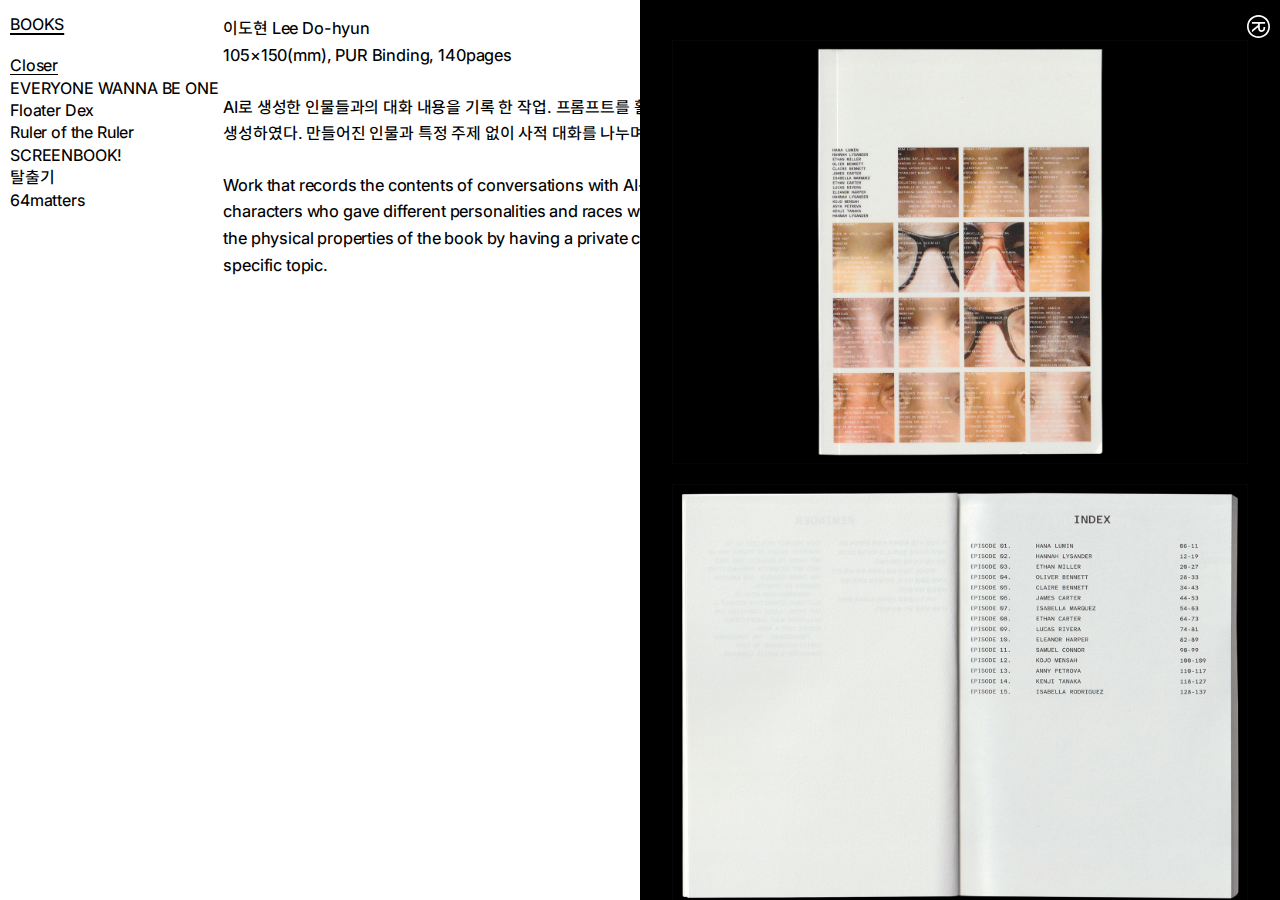
<file: closer/index.html>
<!doctype html>
<html lang="ko">

<head>
    <meta charset="UTF-8" />
    <meta name="viewport" content="width=device-width, initial-scale=1.0" />
    <title>jinjjabooks — Closer</title>
    <link rel="stylesheet" href="../style.css" />
    <link rel="preconnect" href="https://fonts.googleapis.com">
    <link rel="preconnect" href="https://fonts.gstatic.com" crossorigin>
    <link href="https://fonts.googleapis.com/css2?family=Noto+Sans+KR:wght@100..900&display=swap" rel="stylesheet">
    <link rel="preconnect" href="https://fonts.googleapis.com">
    <link rel="preconnect" href="https://fonts.gstatic.com" crossorigin>
    <link
        href="https://fonts.googleapis.com/css2?family=Google+Sans+Flex:opsz,wght@6..144,1..1000&family=Inter:ital,opsz,wght@0,14..32,100..900;1,14..32,100..900&display=swap"
        rel="stylesheet">
    <link rel="icon" type="image/png" href="../assets/favicon-96x96.png" sizes="96x96" />
    <link rel="icon" type="image/svg+xml" href="../assets/favicon.svg" />
    <link rel="shortcut icon" href="../assets/" />
    <link rel="apple-touch-icon" sizes="180x180" href="../assets/apple-touch-icon.png" />
    <link rel="manifest" href="../assets/site.webmanifest" />
</head>

<body class="sub-page">
    <nav class="grid-container">
        <div class="nav-item books-label">
            <a href="../index.html">BOOKS</a>
            <ul class="book-list">
                <li class="is-selected"><a href="../closer/index.html">Closer</a></li>
                <li><a href="../ewbo/index.html">EVERYONE WANNA BE ONE</a></li>
                <li><a href="../floaterdex/index.html">Floater Dex</a></li>
                <li><a href="../ruler/index.html">Ruler of the Ruler</a></li>
                <li><a href="../screen/index.html">SCREENBOOK!</a></li>
                <li><a href="../tcg/index.html">탈출기</a></li>
                <li><a href="../matters/index.html">64matters</a></li>
            </ul>
        </div>

        <div class="nav-item about-wrapper">
            <a href="javascript:void(0)" class="nav-item about-label">About</a>
            <div class="about-description">
                <p>이도현 <span class="ml-en">Lee Do-hyun</span></br><span class="ml-en">105×150(mm), PUR Binding,
                        140pages</span><br></br><span class="ml-en">AI</span>로 생성한
                    인물들과의 대화 내용을 기록 한 작업. 프롬프트를 활용하여 제각각 다른 인격과 인종을 부여한 허구 인물들을 생성하였다.
                    만들어진 인물과 특정 주제 없이 사적 대화를 나누며 기록된 텍스트들을 책의 물성을 빌려 담아내었다.<br></br>

                    <span class="ml-en">Work that records the contents of conversations with AI-generated characters.
                        Using the prompt, fictional characters who gave different personalities and races were created.
                        The recorded texts were borrowed from the physical properties of the book by having a private
                        conversation with the created person without a specific topic.</span>
                </p>
            </div>
        </div>

        <div class="nav-logo">
            <a href="../"><img src="../assets/JJC_logo_black.svg" alt="JJC Logo" /></a>
        </div>

        <div class="hover-bg"></div>
    </nav>

    <div class="side-backdrop">
        <div class="image-container">
            <img src="../assets/books/closer/LDH_closer_01.jpg" alt="Closer 01" loading="lazy">
            <img src="../assets/books/closer/LDH_closer_02.jpg" alt="Closer 02" loading="lazy">
            <img src="../assets/books/closer/LDH_closer_03.jpg" alt="Closer 03" loading="lazy">
            <img src="../assets/books/closer/LDH_closer_04.jpg" alt="Closer 04" loading="lazy">
            <img src="../assets/books/closer/LDH_closer_05.jpg" alt="Closer 05" loading="lazy">
            <img src="../assets/books/closer/LDH_closer_06.jpg" alt="Closer 06" loading="lazy">
            <img src="../assets/books/closer/LDH_closer_07.jpg" alt="Closer 07" loading="lazy">
            <img src="../assets/books/closer/LDH_closer_08.jpg" alt="Closer 08" loading="lazy">
            <img src="../assets/books/closer/LDH_closer_09.jpg" alt="Closer 09" loading="lazy">
        </div>
    </div>

    <script src="../script.js"></script>
</body>

</html>
</file>
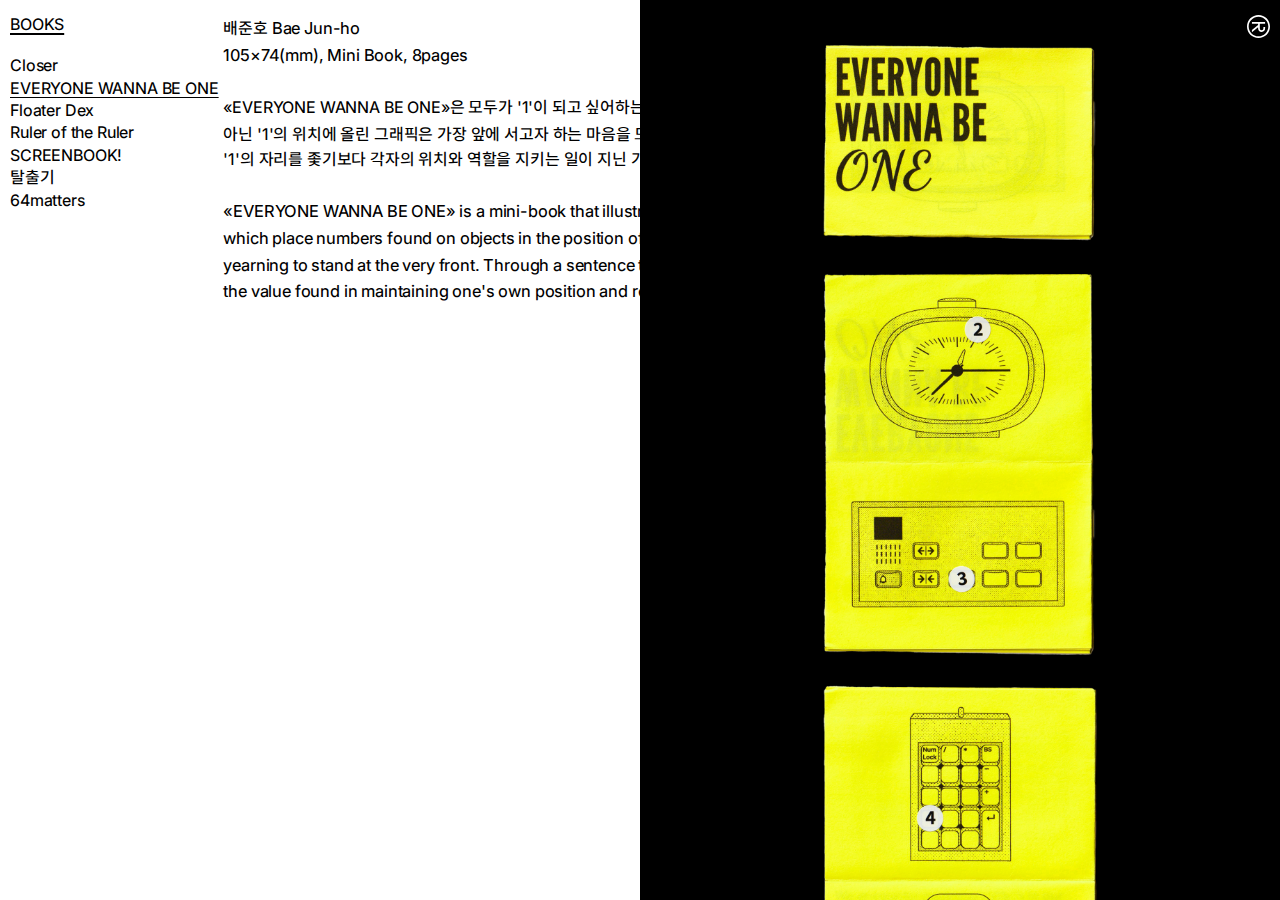
<file: ewbo/index.html>
<!doctype html>
<html lang="ko">

<head>
    <meta charset="UTF-8" />
    <meta name="viewport" content="width=device-width, initial-scale=1.0" />
    <title>jinjjabooks — Closer</title>
    <link rel="stylesheet" href="../style.css" />
    <link rel="preconnect" href="https://fonts.googleapis.com">
    <link rel="preconnect" href="https://fonts.gstatic.com" crossorigin>
    <link href="https://fonts.googleapis.com/css2?family=Noto+Sans+KR:wght@100..900&display=swap" rel="stylesheet">
    <link rel="preconnect" href="https://fonts.googleapis.com">
    <link rel="preconnect" href="https://fonts.gstatic.com" crossorigin>
    <link
        href="https://fonts.googleapis.com/css2?family=Google+Sans+Flex:opsz,wght@6..144,1..1000&family=Inter:ital,opsz,wght@0,14..32,100..900;1,14..32,100..900&display=swap"
        rel="stylesheet">
    <link rel="icon" type="image/png" href="../assets/favicon-96x96.png" sizes="96x96" />
    <link rel="icon" type="image/svg+xml" href="../assets/favicon.svg" />
    <link rel="shortcut icon" href="../assets/" />
    <link rel="apple-touch-icon" sizes="180x180" href="../assets/apple-touch-icon.png" />
    <link rel="manifest" href="../assets/site.webmanifest" />
</head>

<body class="sub-page">
    <nav class="grid-container">
        <div class="nav-item books-label">
            <a href="../index.html">BOOKS</a>
            <ul class="book-list">
                <li><a href="../closer/index.html">Closer</a></li>
                <li class="is-selected"><a href="../ewbo/index.html">EVERYONE WANNA BE ONE</a></li>
                <li><a href="../floaterdex/index.html">Floater Dex</a></li>
                <li><a href="../ruler/index.html">Ruler of the Ruler</a></li>
                <li><a href="../screen/index.html">SCREENBOOK!</a></li>
                <li><a href="../tcg/index.html">탈출기</a></li>
                <li><a href="../matters/index.html">64matters</a></li>
            </ul>
        </div>

        <div class="nav-item about-wrapper">
            <a href="javascript:void(0)" class="nav-item about-label">About</a>
            <div class="about-description">
                <p>배준호 <span class="ml-en">Bae Jun-ho</span></br><span class="ml-en">105×74(mm), Mini Book,
                        8pages</span><br></br>«<span class="ml-en"></span>EVERYONE WANNA BE ONE</span>»은 모두가 <span
                        class="ml-en"></span>'1'</span>이 되고 싶어하는
                    욕망을 보여주는 미니북이다. 사물 위 숫자들을 제자리가 아닌 <span class="ml-en"></span>'1'</span>의 위치에 올린 그래픽은 가장 앞에 서고자 하는
                    마음을 드러낸다. 그리고 책의 숨겨진 페이지에 담긴 문장을 통해,
                    <span class="ml-en"></span>'1'</span>의 자리를 좇기보다 각자의 위치와 역할을 지키는 일이 지닌 가치를 이야기한다.<br></br>

                    <span class="ml-en">«EVERYONE WANNA BE ONE» is a mini-book that illustrates the universal desire to
                        be '1'. The graphics, which place numbers found on objects in the position of '1' rather than
                        their original spots, reveal the yearning to stand at the very front. Through a sentence tucked
                        away in the book's hidden pages, it speaks of the value found in maintaining one's own position
                        and role, rather than merely chasing the spot of '1'.</span>


                </p>
            </div>
        </div>

        <div class="nav-logo">
            <a href="../"><img src="../assets/JJC_logo_black.svg" alt="JJC Logo" /></a>
        </div>

        <div class="hover-bg"></div>
    </nav>

    <div class="side-backdrop">
        <div class="image-container">
            <img src="../assets/books/ewbo/BJH_ewbo_01.png" alt="ewbo 01" loading="lazy">
            <img src="../assets/books/ewbo/BJH_ewbo_02.png" alt="ewbo 02" loading="lazy">
            <img src="../assets/books/ewbo/BJH_ewbo_03.png" alt="ewbo 03" loading="lazy">
            <img src="../assets/books/ewbo/BJH_ewbo_04.png" alt="ewbo 04" loading="lazy">
            <img src="../assets/books/ewbo/BJH_ewbo_05.png" alt="ewbo 05" loading="lazy">
            <img src="../assets/books/ewbo/BJH_ewbo_06.png" alt="ewbo 06" loading="lazy">
            <img src="../assets/books/ewbo/BJH_ewbo_07.png" alt="ewbo 07" loading="lazy">
        </div>
    </div>

    <script src="../script.js"></script>
</body>

</html>
</file>
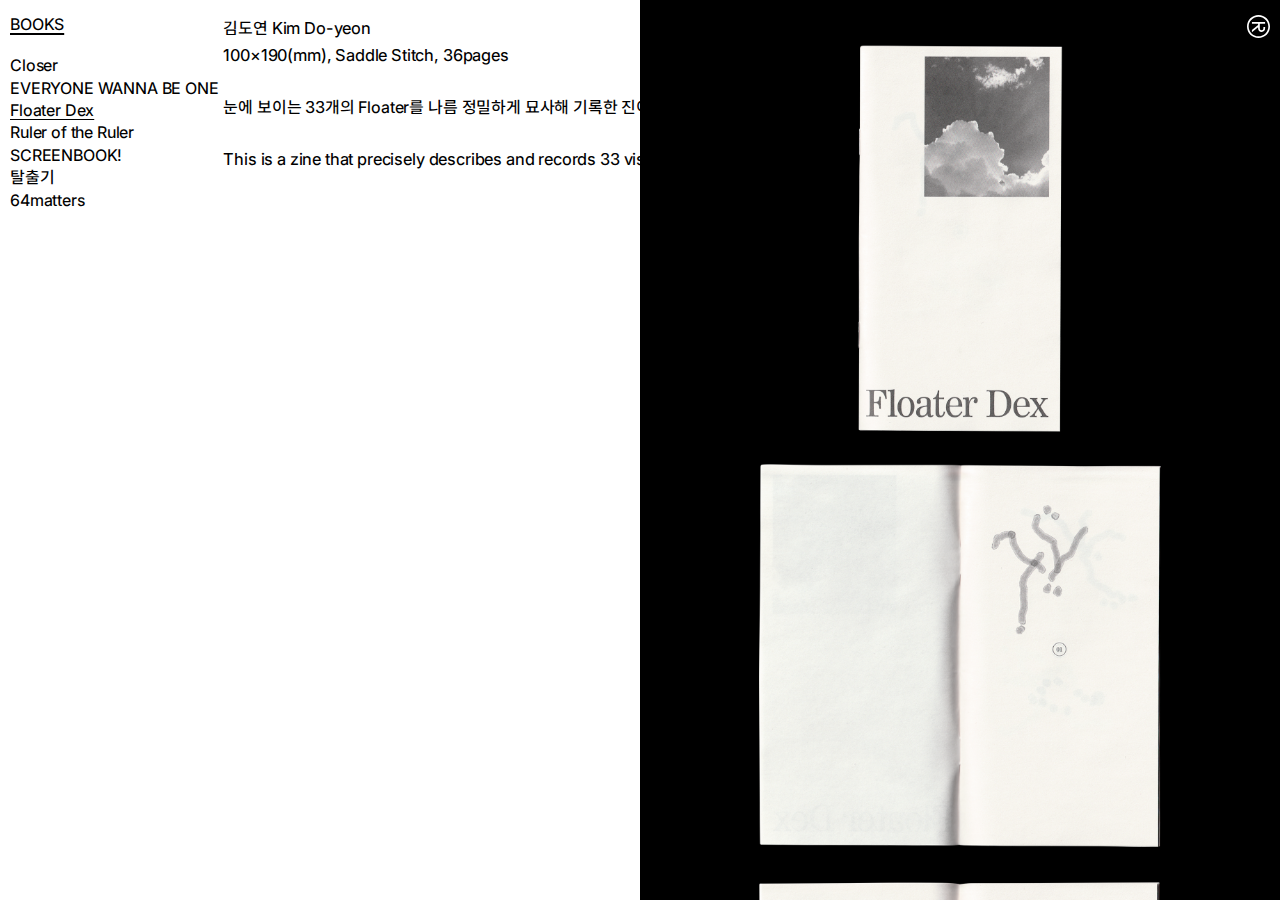
<file: floaterdex/index.html>
<!doctype html>
<html lang="ko">

<head>
    <meta charset="UTF-8" />
    <meta name="viewport" content="width=device-width, initial-scale=1.0" />
    <title>jinjjabooks — Closer</title>
    <link rel="stylesheet" href="../style.css" />
    <link rel="preconnect" href="https://fonts.googleapis.com">
    <link rel="preconnect" href="https://fonts.gstatic.com" crossorigin>
    <link href="https://fonts.googleapis.com/css2?family=Noto+Sans+KR:wght@100..900&display=swap" rel="stylesheet">
    <link rel="preconnect" href="https://fonts.googleapis.com">
    <link rel="preconnect" href="https://fonts.gstatic.com" crossorigin>
    <link
        href="https://fonts.googleapis.com/css2?family=Google+Sans+Flex:opsz,wght@6..144,1..1000&family=Inter:ital,opsz,wght@0,14..32,100..900;1,14..32,100..900&display=swap"
        rel="stylesheet">
    <link rel="icon" type="image/png" href="../assets/favicon-96x96.png" sizes="96x96" />
    <link rel="icon" type="image/svg+xml" href="../assets/favicon.svg" />
    <link rel="shortcut icon" href="../assets/" />
    <link rel="apple-touch-icon" sizes="180x180" href="../assets/apple-touch-icon.png" />
    <link rel="manifest" href="../assets/site.webmanifest" />
</head>

<body class="sub-page">
    <nav class="grid-container">
        <div class="nav-item books-label">
            <a href="../index.html">BOOKS</a>
            <ul class="book-list">
                <li><a href="../closer/index.html">Closer</a></li>
                <li><a href="../ewbo/index.html">EVERYONE WANNA BE ONE</a></li>
                <li class="is-selected"><a href="../floaterdex/index.html">Floater Dex</a></li>
                <li><a href="../ruler/index.html">Ruler of the Ruler</a></li>
                <li><a href="../screen/index.html">SCREENBOOK!</a></li>
                <li><a href="../tcg/index.html">탈출기</a></li>
                <li><a href="../matters/index.html">64matters</a></li>
            </ul>
        </div>

        <div class="nav-item about-wrapper">
            <a href="javascript:void(0)" class="nav-item about-label">About</a>
            <div class="about-description">
                <p>김도연 <span class="ml-en">Kim Do-yeon</span></br><span class="ml-en">100×190(mm), Saddle Stitch,
                        36pages</span><br></br>눈에 보이는 <span class="ml-en">33</span>개의 <span
                        class="ml-en"></span>Floater</span>를 나름 정밀하게 묘사해 기록한 진이다.<br></br><span class="ml-en">This is a
                        zine that precisely describes and records 33 visible eye floaters.</span>
                </p>
            </div>
        </div>

        <div class="nav-logo">
            <a href="../"><img src="../assets/JJC_logo_black.svg" alt="JJC Logo" /></a>
        </div>

        <div class="hover-bg"></div>
    </nav>

    <div class="side-backdrop">
        <div class="image-container">
            <img src="../assets/books/floaterdex/KDY_floaterdex_01.png" alt="floaterdex 01" loading="lazy">
            <img src="../assets/books/floaterdex/KDY_floaterdex_02.png" alt="floaterdex 02" loading="lazy">
            <img src="../assets/books/floaterdex/KDY_floaterdex_03.png" alt="floaterdex 03" loading="lazy">
            <img src="../assets/books/floaterdex/KDY_floaterdex_04.png" alt="floaterdex 04" loading="lazy">
            <img src="../assets/books/floaterdex/KDY_floaterdex_05.png" alt="floaterdex 05" loading="lazy">
            <img src="../assets/books/floaterdex/KDY_floaterdex_06.png" alt="floaterdex 06" loading="lazy">
            <img src="../assets/books/floaterdex/KDY_floaterdex_07.png" alt="floaterdex 07" loading="lazy">
            <img src="../assets/books/floaterdex/KDY_floaterdex_08.png" alt="floaterdex 08" loading="lazy">
            <img src="../assets/books/floaterdex/KDY_floaterdex_09.png" alt="floaterdex 09" loading="lazy">
            <img src="../assets/books/floaterdex/KDY_floaterdex_10.png" alt="floaterdex 10" loading="lazy">

        </div>
    </div>

    <script src="../script.js"></script>
</body>

</html>
</file>
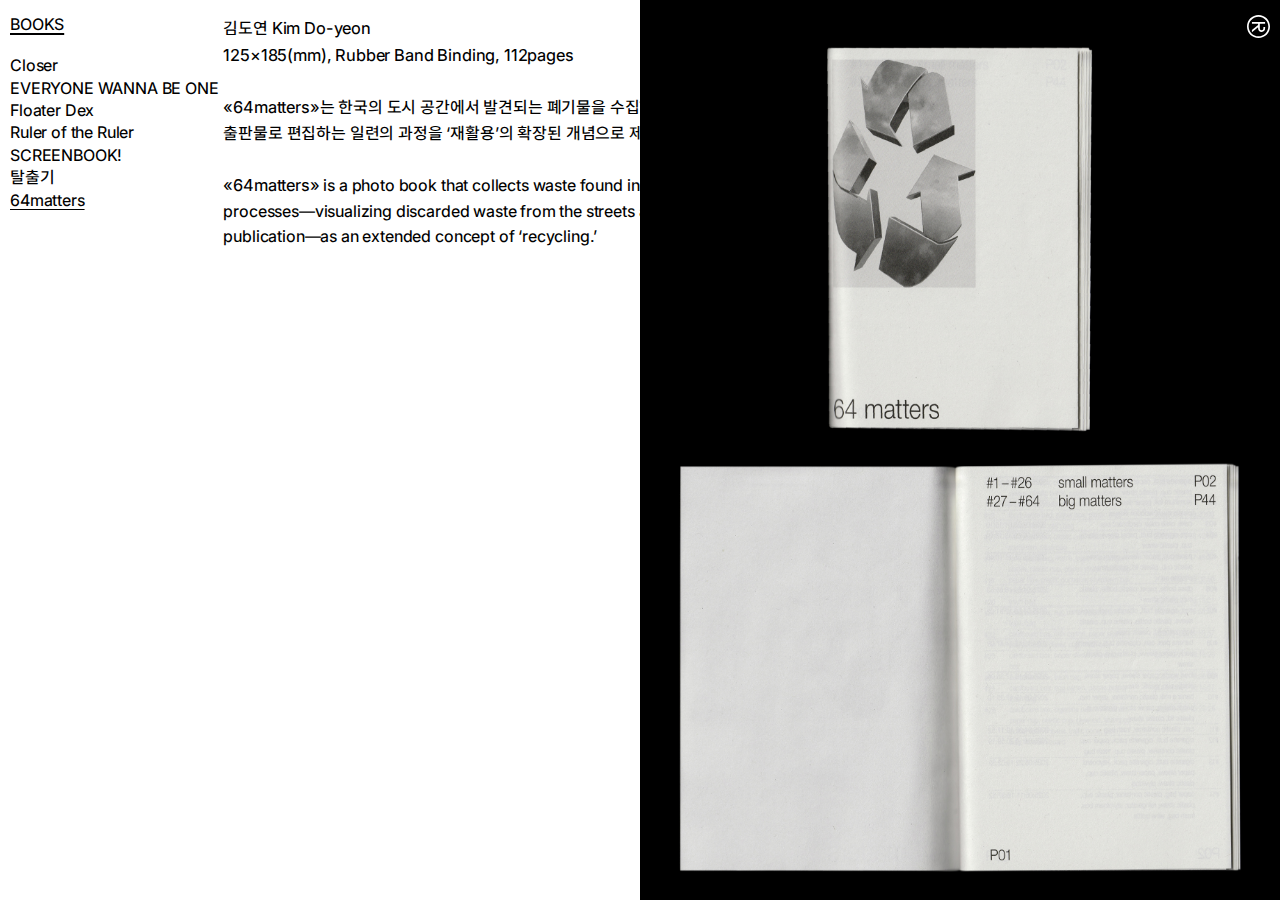
<file: matters/index.html>
<!doctype html>
<html lang="ko">

<head>
    <meta charset="UTF-8" />
    <meta name="viewport" content="width=device-width, initial-scale=1.0" />
    <title>jinjjabooks — 64matters</title>
    <link rel="stylesheet" href="../style.css" />
    <link rel="preconnect" href="https://fonts.googleapis.com">
    <link rel="preconnect" href="https://fonts.gstatic.com" crossorigin>
    <link href="https://fonts.googleapis.com/css2?family=Noto+Sans+KR:wght@100..900&display=swap" rel="stylesheet">
    <link rel="preconnect" href="https://fonts.googleapis.com">
    <link rel="preconnect" href="https://fonts.gstatic.com" crossorigin>
    <link
        href="https://fonts.googleapis.com/css2?family=Google+Sans+Flex:opsz,wght@6..144,1..1000&family=Inter:ital,opsz,wght@0,14..32,100..900;1,14..32,100..900&display=swap"
        rel="stylesheet">
    <link rel="icon" type="image/png" href="../assets/favicon-96x96.png" sizes="96x96" />
    <link rel="icon" type="image/svg+xml" href="../assets/favicon.svg" />
    <link rel="shortcut icon" href="../assets/" />
    <link rel="apple-touch-icon" sizes="180x180" href="../assets/apple-touch-icon.png" />
    <link rel="manifest" href="../assets/site.webmanifest" />
</head>

<body class="sub-page">
    <nav class="grid-container">
        <div class="nav-item books-label">
            <a href="../index.html">BOOKS</a>
            <ul class="book-list">
                <li><a href="../closer/index.html">Closer</a></li>
                <li><a href="../ewbo/index.html">EVERYONE WANNA BE ONE</a></li>
                <li><a href="../floaterdex/index.html">Floater Dex</a></li>
                <li><a href="../ruler/index.html">Ruler of the Ruler</a></li>
                <li><a href="../screen/index.html">SCREENBOOK!</a></li>
                <li><a href="../tcg/index.html">탈출기</a></li>
                <li class="is-selected"><a href="../matters/index.html">64matters</a></li>

            </ul>
        </div>

        <div class="nav-item about-wrapper">
            <a href="javascript:void(0)" class="nav-item about-label">About</a>
            <div class="about-description">
                <p>
                    김도연 <span class="ml-en">Kim Do-yeon</span></br><span class="ml-en">125×185(mm), Rubber Band Binding,
                        112pages</span><br></br><span class="ml-en">«64matters»</span>는 한국의 도시 공간에서 발견되는 폐기물을 수집한 사진집이다.
                    거리에 유기된 폐기물을 도판화하고 이를 출판물로 편집하는 일련의 과정을 ‘재활용’의 확장된 개념으로 제시한다.<br><br>
                    <span class="ml-en">«64matters»</span> is a photo book that collects waste found in urban
                    spaces of Korea. It presents the series of
                    processes—visualizing discarded waste from the streets as photographic plates and editing them into
                    a publication—as an extended concept of ‘recycling.’
                </p>
            </div>
        </div>

        <div class="nav-logo">
            <a href="../"><img src="../assets/JJC_logo_black.svg" alt="JJC Logo" /></a>
        </div>

        <!-- This hover-bg is for the main page interaction, keeping it for consistency/transition -->
        <div class="hover-bg"></div>
    </nav>



    <div class="side-backdrop">
        <div class="image-container">
            <img src="../assets/books/64matters/KDY_64matters_01.jpg" alt="64matters 01" loading="lazy">
            <img src="../assets/books/64matters/KDY_64matters_03.jpg" alt="64matters 03" loading="lazy">
            <img src="../assets/books/64matters/KDY_64matters_02.jpg" alt="64matters 02" loading="lazy">
            <img src="../assets/books/64matters/KDY_64matters_04.jpg" alt="64matters 04" loading="lazy">
            <img src="../assets/books/64matters/KDY_64matters_05.jpg" alt="64matters 05" loading="lazy">
            <img src="../assets/books/64matters/KDY_64matters_06.jpg" alt="64matters 06" loading="lazy">
            <img src="../assets/books/64matters/KDY_64matters_07.jpg" alt="64matters 07" loading="lazy">
            <img src="../assets/books/64matters/KDY_64matters_08.jpg" alt="64matters 08" loading="lazy">
            <img src="../assets/books/64matters/KDY_64matters_09.jpg" alt="64matters 09" loading="lazy">
            <img src="../assets/books/64matters/KDY_64matters_10.jpg" alt="64matters 10" loading="lazy">
        </div>
    </div>

    <script src="../script.js"></script>
</body>

</html>
</file>
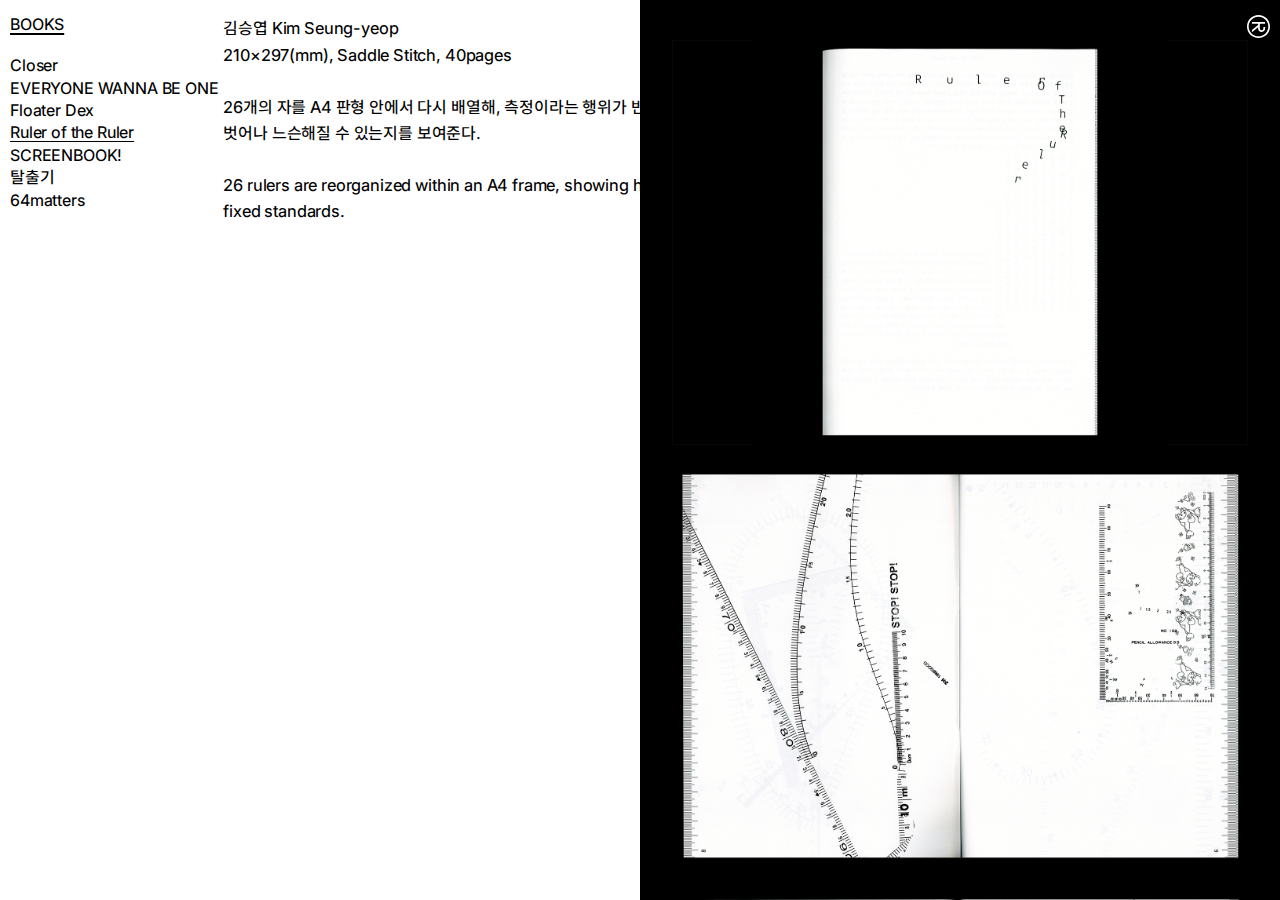
<file: ruler/index.html>
<!doctype html>
<html lang="ko">

<head>
    <meta charset="UTF-8" />
    <meta name="viewport" content="width=device-width, initial-scale=1.0" />
    <title>jinjjabooks — Ruler of the Ruler</title>
    <link rel="stylesheet" href="../style.css" />
    <link rel="preconnect" href="https://fonts.googleapis.com">
    <link rel="preconnect" href="https://fonts.gstatic.com" crossorigin>
    <link href="https://fonts.googleapis.com/css2?family=Noto+Sans+KR:wght@100..900&display=swap" rel="stylesheet">
    <link rel="preconnect" href="https://fonts.googleapis.com">
    <link rel="preconnect" href="https://fonts.gstatic.com" crossorigin>
    <link
        href="https://fonts.googleapis.com/css2?family=Google+Sans+Flex:opsz,wght@6..144,1..1000&family=Inter:ital,opsz,wght@0,14..32,100..900;1,14..32,100..900&display=swap"
        rel="stylesheet">
    <link rel="icon" type="image/png" href="../assets/favicon-96x96.png" sizes="96x96" />
    <link rel="icon" type="image/svg+xml" href="../assets/favicon.svg" />
    <link rel="shortcut icon" href="../assets/favicon.ico" />
    <link rel="apple-touch-icon" sizes="180x180" href="../assets/apple-touch-icon.png" />
    <link rel="manifest" href="../assets/site.webmanifest" />
</head>

<body class="sub-page">
    <nav class="grid-container">
        <div class="nav-item books-label">
            <a href="../index.html">BOOKS</a>
            <ul class="book-list">
                <li><a href="../closer/index.html">Closer</a></li>
                <li><a href="../ewbo/index.html">EVERYONE WANNA BE ONE</a></li>
                <li><a href="../floaterdex/index.html">Floater Dex</a></li>
                <li class="is-selected"><a href="../ruler/index.html">Ruler of the Ruler</a></li>
                <li><a href="../screen/index.html">SCREENBOOK!</a></li>
                <li><a href="../tcg/index.html">탈출기</a></li>
                <li><a href="../matters/index.html">64matters</a></li>
            </ul>
        </div>

        <div class="nav-item about-wrapper">
            <a href="javascript:void(0)" class="nav-item about-label">About</a>
            <div class="about-description">
                <p> 김승엽 <span class="ml-en">Kim Seung-yeop</span></br><span class="ml-en">210×297(mm), Saddle Stitch,
                        40pages</span><br></br><span class="ml-en">26</span>개의 자를
                    <span class="ml-en">A4</span> 판형 안에서 다시 배열해, 측정이라는 행위가 반복되면서도 어떻게
                    조금씩 어긋나고, 고정된 기준에서 벗어나 느슨해질 수 있는지를 보여준다.<br></br>

                    <span class="ml-en">26 rulers are reorganized within an A4 frame, showing how measurement can
                        repeat, shift, and loosen from fixed standards.</span>
                </p>
            </div>
        </div>

        <div class="nav-logo">
            <a href="../"><img src="../assets/JJC_logo_black.svg" alt="JJC Logo" /></a>
        </div>

        <div class="hover-bg"></div>
    </nav>

    <div class="side-backdrop">
        <div class="image-container">
            <img src="../assets/books/ruler/KSY_ruler_01.JPG" alt="ruler01" loading="lazy">
            <img src="../assets/books/ruler/KSY_ruler_02.JPG" alt="ruler01" loading="lazy">
            <img src="../assets/books/ruler/KSY_ruler_03.JPG" alt="ruler01" loading="lazy">
            <img src="../assets/books/ruler/KSY_ruler_04.JPG" alt="ruler01" loading="lazy">
            <img src="../assets/books/ruler/KSY_ruler_05.JPG" alt="ruler01" loading="lazy">
            <img src="../assets/books/ruler/KSY_ruler_06.JPG" alt="ruler01" loading="lazy">
            <img src="../assets/books/ruler/KSY_ruler_07.JPG" alt="ruler01" loading="lazy">
            <img src="../assets/books/ruler/KSY_ruler_08.JPG" alt="ruler01" loading="lazy">
        </div>
    </div>

    <script src="../script.js"></script>
</body>

</html>
</file>
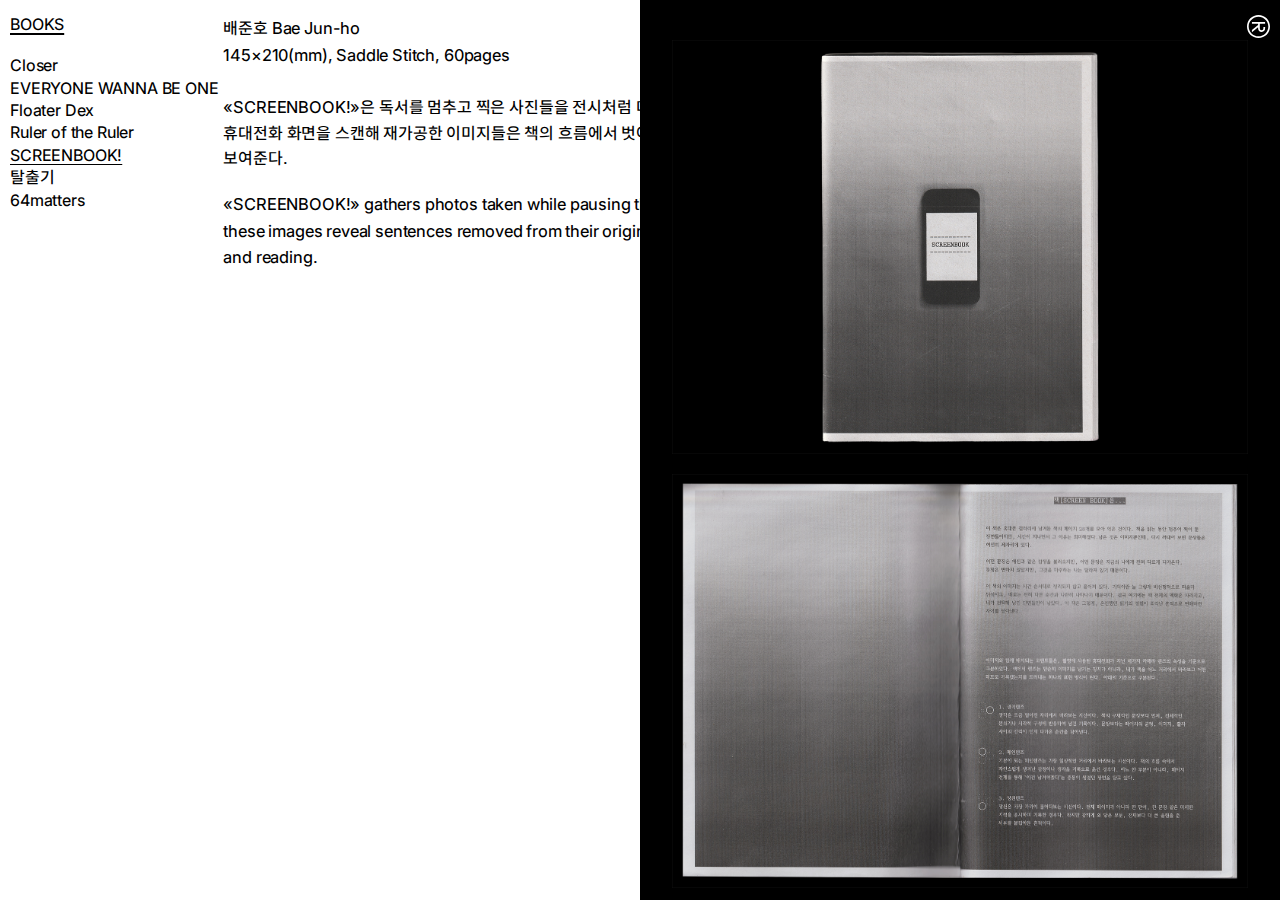
<file: screen/index.html>
<!doctype html>
<html lang="ko">

<head>
    <meta charset="UTF-8" />
    <meta name="viewport" content="width=device-width, initial-scale=1.0" />
    <title>jinjjabooks — SCREENBOOK!</title>
    <link rel="stylesheet" href="../style.css" />
    <link rel="preconnect" href="https://fonts.googleapis.com">
    <link rel="preconnect" href="https://fonts.gstatic.com" crossorigin>
    <link href="https://fonts.googleapis.com/css2?family=Noto+Sans+KR:wght@100..900&display=swap" rel="stylesheet">
    <link rel="preconnect" href="https://fonts.googleapis.com">
    <link rel="preconnect" href="https://fonts.gstatic.com" crossorigin>
    <link
        href="https://fonts.googleapis.com/css2?family=Google+Sans+Flex:opsz,wght@6..144,1..1000&family=Inter:ital,opsz,wght@0,14..32,100..900;1,14..32,100..900&display=swap"
        rel="stylesheet">
    <link rel="icon" type="image/png" href="../assets/favicon-96x96.png" sizes="96x96" />
    <link rel="icon" type="image/svg+xml" href="../assets/favicon.svg" />
    <link rel="shortcut icon" href="../assets/favicon.ico" />
    <link rel="apple-touch-icon" sizes="180x180" href="../assets/apple-touch-icon.png" />
    <link rel="manifest" href="../assets/site.webmanifest" />
</head>

<body class="sub-page">
    <nav class="grid-container">
        <div class="nav-item books-label">
            <a href="../index.html">BOOKS</a>
            <ul class="book-list">
                <li><a href="../closer/index.html">Closer</a></li>
                <li><a href="../ewbo/index.html">EVERYONE WANNA BE ONE</a></li>
                <li><a href="../floaterdex/index.html">Floater Dex</a></li>
                <li><a href="../ruler/index.html">Ruler of the Ruler</a></li>
                <li class="is-selected"><a href="../screen/index.html">SCREENBOOK!</a></li>
                <li><a href="../tcg/index.html">탈출기</a></li>
                <li><a href="../matters/index.html">64matters</a></li>
            </ul>
        </div>

        <div class="nav-item about-wrapper">
            <a href="javascript:void(0)" class="nav-item about-label">About</a>
            <div class="about-description">
                <p> 배준호 <span class="ml-en">Bae Jun-ho</span></br><span class="ml-en">145×210(mm), Saddle Stitch,
                        60pages</span></br></br><span class="ml-en">«SCREENBOOK!»</span>은 독서를 멈추고 찍은 사진들을 전시처럼 다시 모아, 그
                    순간을 기록한 이유를 돌아보는 책이다. 휴대전화 화면을 스캔해 재가공한 이미지들은 책의 흐름에서 벗어난 문장들을 드러내며, ‘읽기’와 ‘보기’ 사이의 차이를 보여준다.</p>
                <br>
                <p><span class="ml-en">«SCREENBOOK!» gathers photos taken while pausing the act of reading. Scanned from
                        phone screens, these images reveal sentences removed from their original flow, highlighting the
                        difference between ooking and reading.</span></p>
            </div>
        </div>

        <div class="nav-logo">
            <a href="../"><img src="../assets/JJC_logo_black.svg" alt="JJC Logo" /></a>
        </div>

        <div class="hover-bg"></div>
    </nav>


    <div class="side-backdrop">
        <div class="image-container">
            <img src="../assets/books/screenbook/BJH_screen_01.jpg" alt="screen_01" loading="lazy">
            <img src="../assets/books/screenbook/BJH_screen_02.jpg" alt="screen_02" loading="lazy">
            <img src="../assets/books/screenbook/BJH_screen_03.jpg" alt="screen_03" loading="lazy">
            <img src="../assets/books/screenbook/BJH_screen_04.jpg" alt="screen_04" loading="lazy">
            <img src="../assets/books/screenbook/BJH_screen_05.jpg" alt="screen_05" loading="lazy">
        </div>
    </div>

    <script src="../script.js"></script>
</body>

</html>
</file>
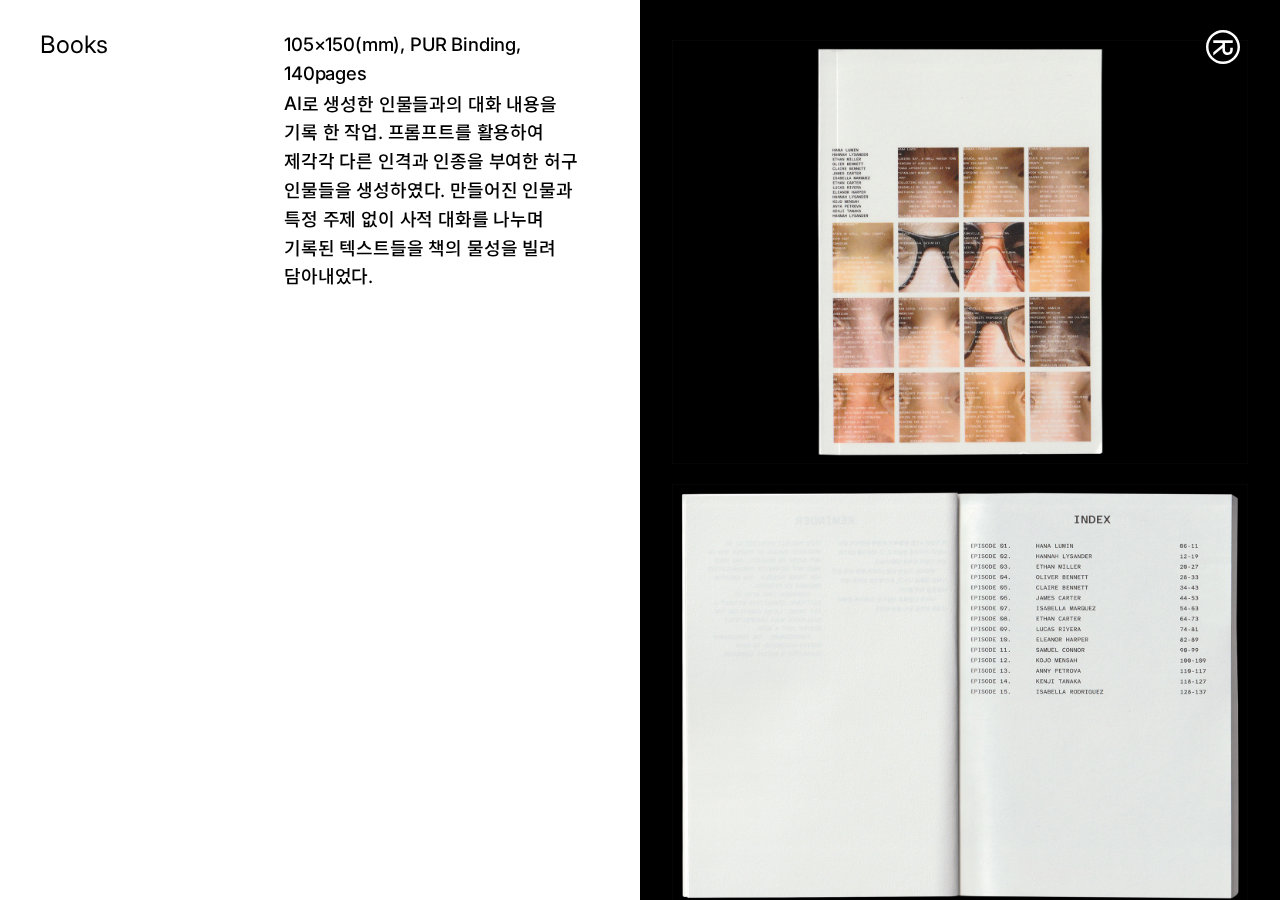
<file: web/closer/index.html>
<!doctype html>
<html lang="ko">

<head>
    <meta charset="UTF-8" />
    <meta name="viewport" content="width=device-width, initial-scale=1.0" />
    <title>jinjjabooks — Closer</title>
    <link rel="stylesheet" href="../style.css" />
    <link rel="preconnect" href="https://fonts.googleapis.com">
    <link rel="preconnect" href="https://fonts.gstatic.com" crossorigin>
    <link href="https://fonts.googleapis.com/css2?family=Noto+Sans+KR:wght@100..900&display=swap" rel="stylesheet">
    <link rel="preconnect" href="https://fonts.googleapis.com">
    <link rel="preconnect" href="https://fonts.gstatic.com" crossorigin>
    <link
        href="https://fonts.googleapis.com/css2?family=Google+Sans+Flex:opsz,wght@6..144,1..1000&family=Inter:ital,opsz,wght@0,14..32,100..900;1,14..32,100..900&display=swap"
        rel="stylesheet">
</head>

<body class="sub-page">
    <nav class="grid-container">
        <div class="nav-item books-label">
            <a href="../index.html">Books</a>
            <ul class="book-list">
                <li class="is-selected"><a href="index.html">Closer</a></li>
                <li><a href="../ruler/index.html">Ruler of the Ruler</a></li>
                <li><a href="../screen/index.html">SCREENBOOK!</a></li>
                <li><a href="../matters/index.html">64matters</a></li>
            </ul>
        </div>

        <div class="nav-item about-wrapper">
            <a href="javascript:void(0)" class="nav-item about-label">About</a>
            <div class="about-description">
                <p><span class="ml-en">105×150(mm), PUR Binding, 140pages</span><br><span class="ml-en">AI</span>로 생성한
                    인물들과의 대화 내용을 기록 한 작업. 프롬프트를 활용하여 제각각 다른 인격과 인종을 부여한 허구 인물들을 생성하였다.
                    만들어진 인물과 특정 주제 없이 사적 대화를 나누며 기록된 텍스트들을 책의 물성을 빌려 담아내었다.
                </p>
            </div>
        </div>

        <div class="nav-logo">
            <img src="../assets/JJC_logo.svg" alt="JJC Logo" />
        </div>

        <div class="hover-bg"></div>
    </nav>

    <div class="side-backdrop">
        <div class="image-container">
            <img src="../assets/books/closer/LDH_closer_01.jpg" alt="Closer 01" loading="lazy">
            <img src="../assets/books/closer/LDH_closer_02.jpg" alt="Closer 02" loading="lazy">
            <img src="../assets/books/closer/LDH_closer_03.jpg" alt="Closer 03" loading="lazy">
            <img src="../assets/books/closer/LDH_closer_04.jpg" alt="Closer 04" loading="lazy">
            <img src="../assets/books/closer/LDH_closer_05.jpg" alt="Closer 05" loading="lazy">
            <img src="../assets/books/closer/LDH_closer_06.jpg" alt="Closer 06" loading="lazy">
            <img src="../assets/books/closer/LDH_closer_07.jpg" alt="Closer 07" loading="lazy">
            <img src="../assets/books/closer/LDH_closer_08.jpg" alt="Closer 08" loading="lazy">
            <img src="../assets/books/closer/LDH_closer_09.jpg" alt="Closer 09" loading="lazy">
        </div>
    </div>

    <script src="../script.js"></script>
</body>

</html>
</file>
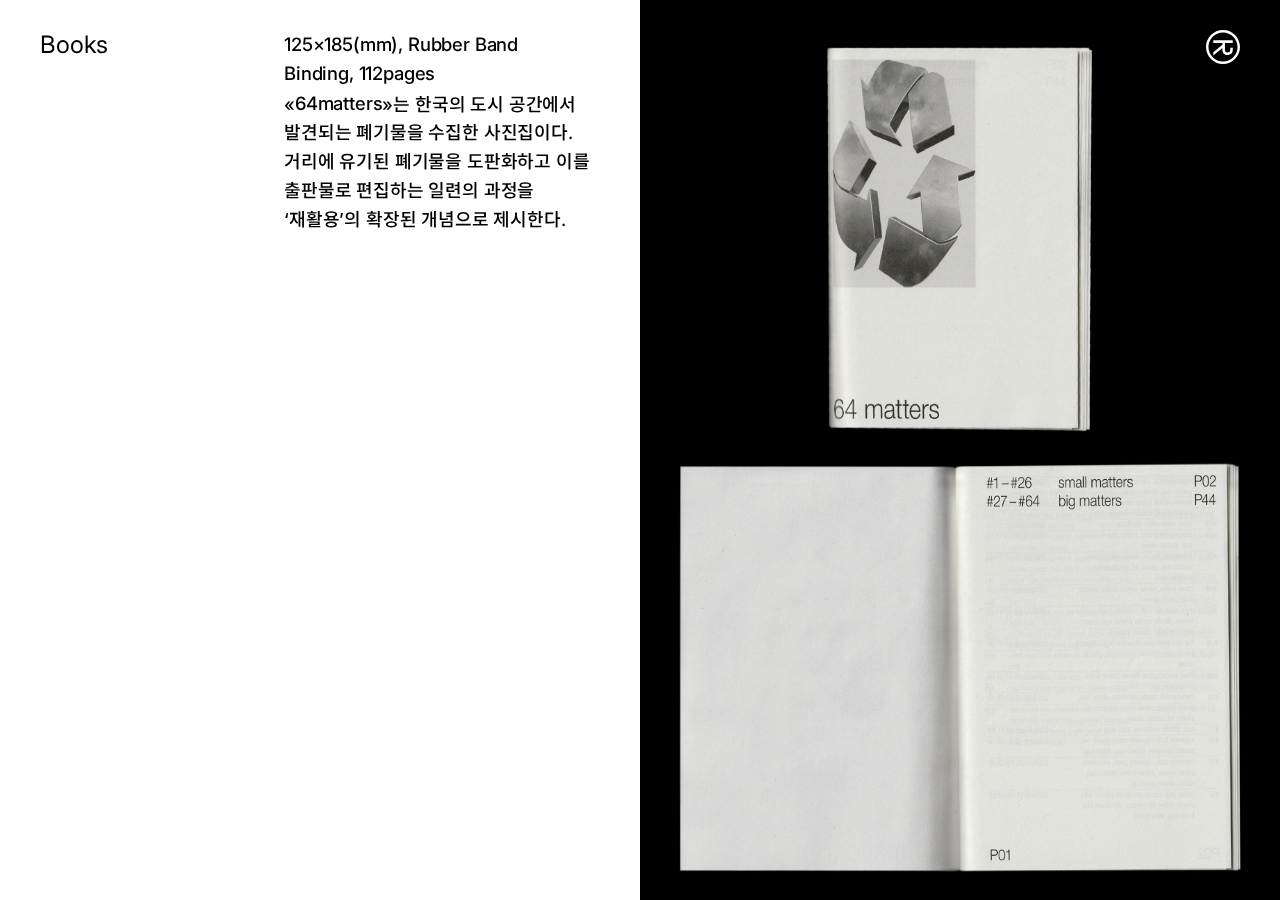
<file: web/matters/index.html>
<!doctype html>
<html lang="ko">

<head>
    <meta charset="UTF-8" />
    <meta name="viewport" content="width=device-width, initial-scale=1.0" />
    <title>jinjjabooks — 64matters</title>
    <link rel="stylesheet" href="../style.css" />
    <link rel="preconnect" href="https://fonts.googleapis.com">
    <link rel="preconnect" href="https://fonts.gstatic.com" crossorigin>
    <link href="https://fonts.googleapis.com/css2?family=Noto+Sans+KR:wght@100..900&display=swap" rel="stylesheet">
    <link rel="preconnect" href="https://fonts.googleapis.com">
    <link rel="preconnect" href="https://fonts.gstatic.com" crossorigin>
    <link
        href="https://fonts.googleapis.com/css2?family=Google+Sans+Flex:opsz,wght@6..144,1..1000&family=Inter:ital,opsz,wght@0,14..32,100..900;1,14..32,100..900&display=swap"
        rel="stylesheet">
</head>

<body class="sub-page">
    <nav class="grid-container">
        <div class="nav-item books-label">
            <a href="../index.html">Books</a>
            <ul class="book-list">
                <li><a href="../closer/index.html">Closer</a></li>
                <li><a href="../ruler/index.html">Ruler of the Ruler</a></li>
                <li><a href="../screen/index.html">SCREENBOOK!</a></li>
                <li class="is-selected"><a href="index.html">64matters</a></li>

            </ul>
        </div>

        <div class="nav-item about-wrapper">
            <a href="javascript:void(0)" class="nav-item about-label">About</a>
            <div class="about-description">
                <p>
                    <span class="ml-en">125×185(mm), Rubber Band Binding, 112pages</span><br>«<span
                        class="ml-en">64matters</span>»는 한국의 도시 공간에서 발견되는 폐기물을 수집한 사진집이다. 거리에 유기된 폐기물을 도판화하고 이를 출판물로
                    편집하는 일련의 과정을 ‘재활용’의 확장된 개념으로 제시한다.
                </p>
            </div>
        </div>

        <div class="nav-logo">
            <img src="../assets/JJC_logo.svg" alt="JJC Logo" />
        </div>

        <!-- This hover-bg is for the main page interaction, keeping it for consistency/transition -->
        <div class="hover-bg"></div>
    </nav>



    <div class="side-backdrop">
        <div class="image-container">
            <img src="../assets/books/64matters/KDY_64matters_01.jpg" alt="64matters 01" loading="lazy">
            <img src="../assets/books/64matters/KDY_64matters_03.jpg" alt="64matters 03" loading="lazy">
            <img src="../assets/books/64matters/KDY_64matters_02.jpg" alt="64matters 02" loading="lazy">
            <img src="../assets/books/64matters/KDY_64matters_04.jpg" alt="64matters 04" loading="lazy">
            <img src="../assets/books/64matters/KDY_64matters_05.jpg" alt="64matters 05" loading="lazy">
            <img src="../assets/books/64matters/KDY_64matters_06.jpg" alt="64matters 06" loading="lazy">
            <img src="../assets/books/64matters/KDY_64matters_07.jpg" alt="64matters 07" loading="lazy">
            <img src="../assets/books/64matters/KDY_64matters_08.jpg" alt="64matters 08" loading="lazy">
            <img src="../assets/books/64matters/KDY_64matters_09.jpg" alt="64matters 09" loading="lazy">
            <img src="../assets/books/64matters/KDY_64matters_10.jpg" alt="64matters 10" loading="lazy">
        </div>
    </div>

    <script src="../script.js"></script>
</body>

</html>
</file>
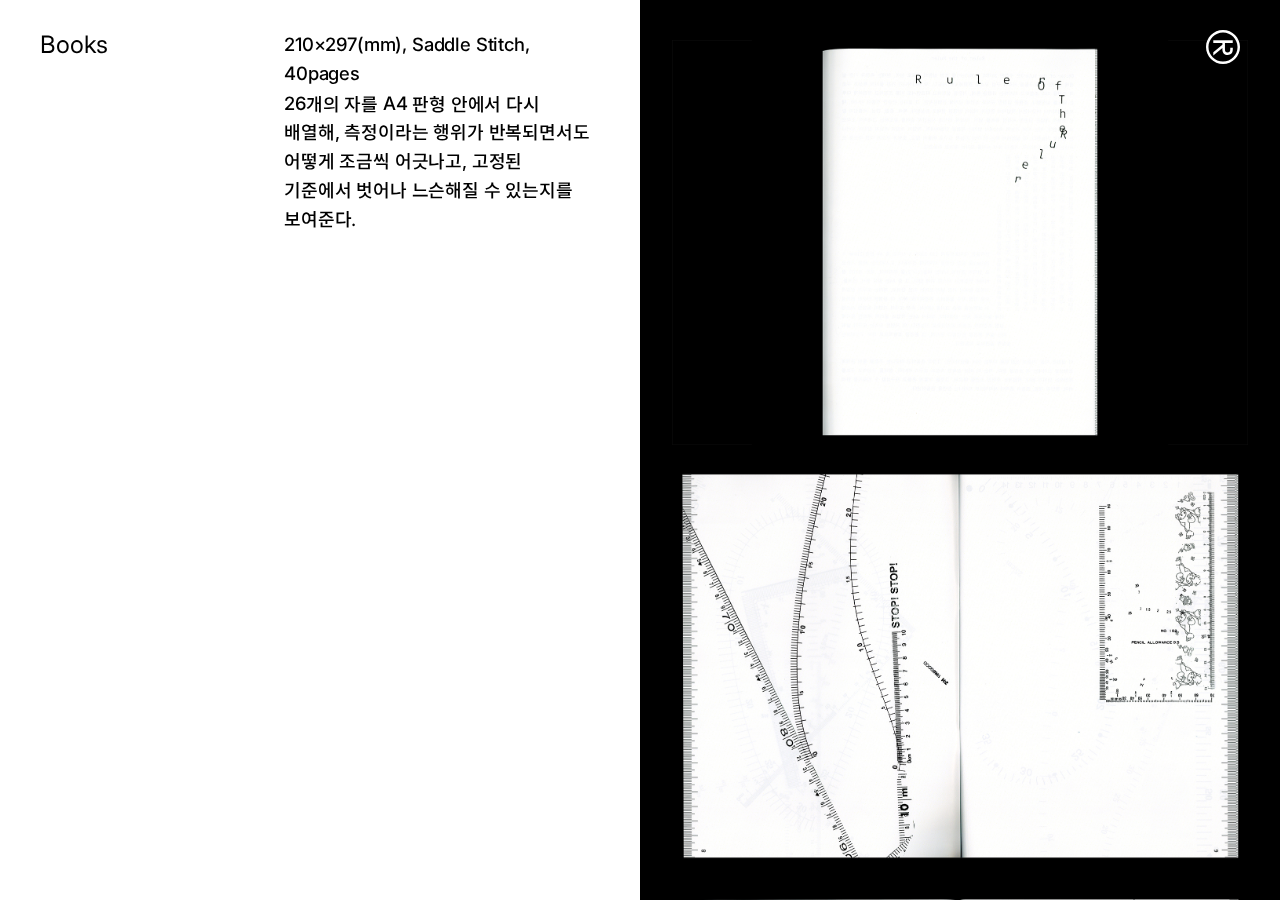
<file: web/ruler/index.html>
<!doctype html>
<html lang="ko">

<head>
    <meta charset="UTF-8" />
    <meta name="viewport" content="width=device-width, initial-scale=1.0" />
    <title>jinjjabooks — Ruler of the Ruler</title>
    <link rel="stylesheet" href="../style.css" />
    <link rel="preconnect" href="https://fonts.googleapis.com">
    <link rel="preconnect" href="https://fonts.gstatic.com" crossorigin>
    <link href="https://fonts.googleapis.com/css2?family=Noto+Sans+KR:wght@100..900&display=swap" rel="stylesheet">
    <link rel="preconnect" href="https://fonts.googleapis.com">
    <link rel="preconnect" href="https://fonts.gstatic.com" crossorigin>
    <link
        href="https://fonts.googleapis.com/css2?family=Google+Sans+Flex:opsz,wght@6..144,1..1000&family=Inter:ital,opsz,wght@0,14..32,100..900;1,14..32,100..900&display=swap"
        rel="stylesheet">
</head>

<body class="sub-page">
    <nav class="grid-container">
        <div class="nav-item books-label">
            <a href="../index.html">Books</a>
            <ul class="book-list">
                <li><a href="../closer/index.html">Closer</a></li>
                <li class="is-selected"><a href="index.html">Ruler of the Ruler</a></li>
                <li><a href="../screen/index.html">SCREENBOOK!</a></li>
                <li><a href="../matters/index.html">64matters</a></li>
            </ul>
        </div>

        <div class="nav-item about-wrapper">
            <a href="javascript:void(0)" class="nav-item about-label">About</a>
            <div class="about-description">
                <p> <span class="ml-en">210×297(mm), Saddle Stitch, 40pages</span><br><span class="ml-en">26</span>개의 자를
                    <span class="ml-en">A4</span> 판형 안에서 다시 배열해, 측정이라는 행위가 반복되면서도 어떻게
                    조금씩 어긋나고, 고정된 기준에서 벗어나 느슨해질 수 있는지를 보여준다.
                </p>
            </div>
        </div>

        <div class="nav-logo">
            <img src="../assets/JJC_logo.svg" alt="JJC Logo" />
        </div>

        <div class="hover-bg"></div>
    </nav>

    <div class="side-backdrop">
        <div class="image-container">
            <img src="../assets/books/ruler/KSY_ruler_01.JPG" alt="ruler01" loading="lazy">
            <img src="../assets/books/ruler/KSY_ruler_02.JPG" alt="ruler01" loading="lazy">
            <img src="../assets/books/ruler/KSY_ruler_03.JPG" alt="ruler01" loading="lazy">
            <img src="../assets/books/ruler/KSY_ruler_04.JPG" alt="ruler01" loading="lazy">
            <img src="../assets/books/ruler/KSY_ruler_05.JPG" alt="ruler01" loading="lazy">
            <img src="../assets/books/ruler/KSY_ruler_06.JPG" alt="ruler01" loading="lazy">
            <img src="../assets/books/ruler/KSY_ruler_07.JPG" alt="ruler01" loading="lazy">
            <img src="../assets/books/ruler/KSY_ruler_08.JPG" alt="ruler01" loading="lazy">
        </div>
    </div>

    <script src="../script.js"></script>
</body>

</html>
</file>
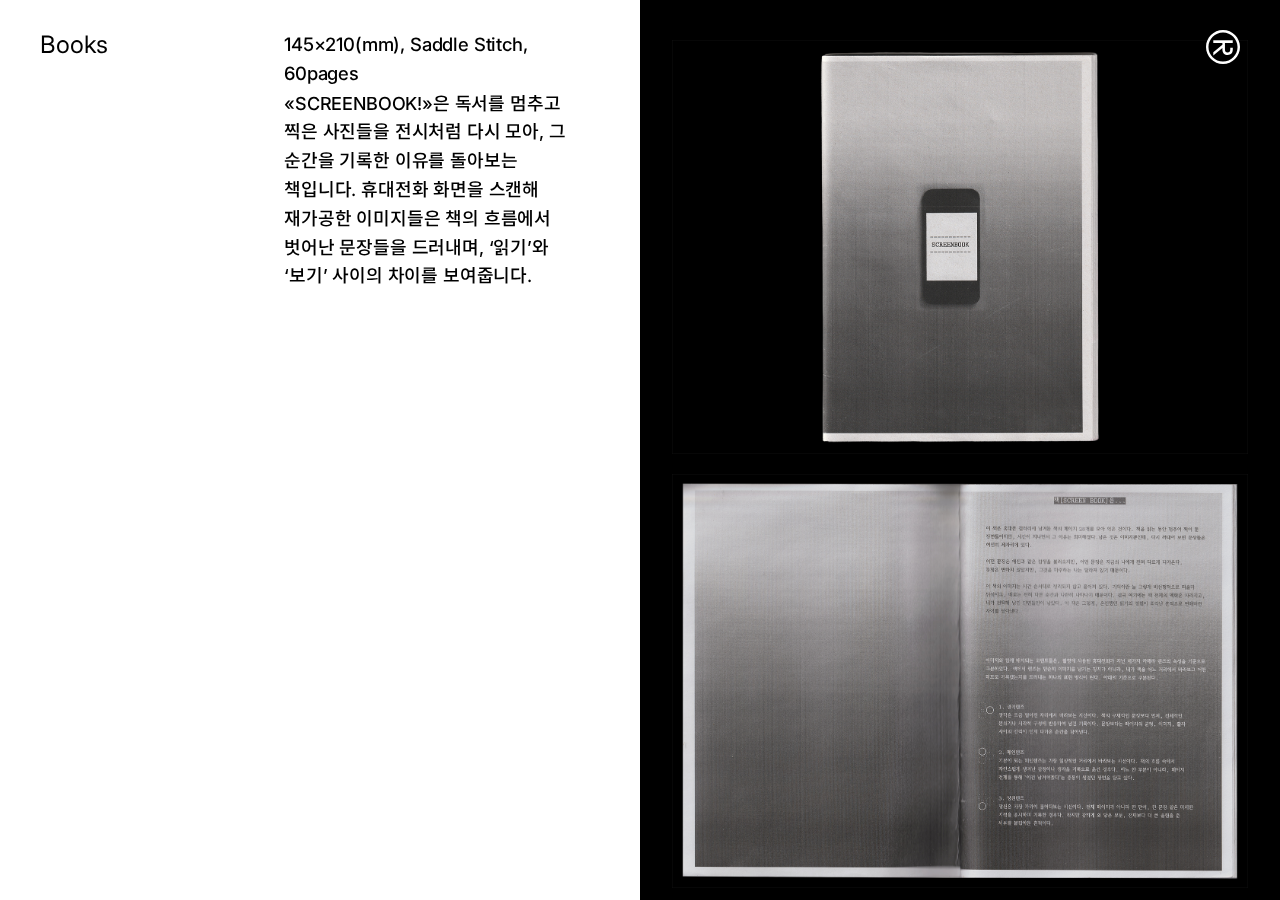
<file: web/screen/index.html>
<!doctype html>
<html lang="ko">

<head>
    <meta charset="UTF-8" />
    <meta name="viewport" content="width=device-width, initial-scale=1.0" />
    <title>jinjjabooks — SCREENBOOK!</title>
    <link rel="stylesheet" href="../style.css" />
    <link rel="preconnect" href="https://fonts.googleapis.com">
    <link rel="preconnect" href="https://fonts.gstatic.com" crossorigin>
    <link href="https://fonts.googleapis.com/css2?family=Noto+Sans+KR:wght@100..900&display=swap" rel="stylesheet">
    <link rel="preconnect" href="https://fonts.googleapis.com">
    <link rel="preconnect" href="https://fonts.gstatic.com" crossorigin>
    <link
        href="https://fonts.googleapis.com/css2?family=Google+Sans+Flex:opsz,wght@6..144,1..1000&family=Inter:ital,opsz,wght@0,14..32,100..900;1,14..32,100..900&display=swap"
        rel="stylesheet">
</head>

<body class="sub-page">
    <nav class="grid-container">
        <div class="nav-item books-label">
            <a href="../index.html">Books</a>
            <ul class="book-list">
                <li><a href="../closer/index.html">Closer</a></li>
                <li><a href="../ruler/index.html">Ruler of the Ruler</a></li>
                <li class="is-selected"><a href="index.html">SCREENBOOK!</a></li>
                <li><a href="../matters/index.html">64matters</a></li>
            </ul>
        </div>

        <div class="nav-item about-wrapper">
            <a href="javascript:void(0)" class="nav-item about-label">About</a>
            <div class="about-description">
                <p> <span class="ml-en">145×210(mm), Saddle Stitch, 60pages</span><br>«SCREENBOOK</span>!»은 독서를 멈추고 찍은
                    사진들을
                    전시처럼 다시 모아, 그 순간을 기록한 이유를 돌아보는 책입니다. 휴대전화
                    화면을
                    스캔해 재가공한 이미지들은 책의 흐름에서 벗어난 문장들을 드러내며, ‘읽기’와 ‘보기’ 사이의 차이를 보여줍니다.</p>
            </div>
        </div>

        <div class="nav-logo">
            <img src="../assets/JJC_logo.svg" alt="JJC Logo" />
        </div>

        <div class="hover-bg"></div>
    </nav>


    <div class="side-backdrop">
        <div class="image-container">
            <img src="../assets/books/screenbook/BJH_screen_01.jpg" alt="screen_01" loading="lazy">
            <img src="../assets/books/screenbook/BJH_screen_02.jpg" alt="screen_02" loading="lazy">
            <img src="../assets/books/screenbook/BJH_screen_03.jpg" alt="screen_03" loading="lazy">
            <img src="../assets/books/screenbook/BJH_screen_04.jpg" alt="screen_04" loading="lazy">
            <img src="../assets/books/screenbook/BJH_screen_05.jpg" alt="screen_05" loading="lazy">
        </div>
    </div>

    <script src="../script.js"></script>
</body>

</html>
</file>
<file: style.css>
*::before,
*::after {
  box-sizing: border-box;
}

:root {
  --bg-color: #ffffff;
  --kr-font-size: 1rem;
  --en-font-size: 1.125rem;
  --main-font-weight: 400;
  --kr-font-weight: 450;
  --en-font-weight: 450;
}

.nav-item,
.about-description P,
.book-list li {
  font-size: var(--kr-font-size);
}

.ml-en {
  font-family: 'Inter', sans-serif;
  font-size: var(--en-font-size);
  font-weight: var(--en-font-weight);
  position: relative;
  top: -0.01em;
}

input,
textarea,
button,
select {
  font-family: inherit;
}

html {
  overflow-y: scroll;
}

body {
  background-color: #ffffff;
  color: rgb(0, 0, 0);
  margin: 0;
  padding: 0;
  font-family: 'Inter', 'Noto Sans KR', sans-serif;
  -webkit-font-smoothing: antialiased;
  -moz-osx-font-smoothing: grayscale;
  word-break: keep-all;
  letter-spacing: -0.01em;
  transition: background-color 3s ease;
}

.grid-container {
  display: grid;
  grid-template-columns: repeat(10, 1fr);
  column-gap: 1.25rem;
  padding: 0.9375rem 1.25rem;
  max-width: 100%;
  margin: 0;
  align-items: start;
}

.nav-item {
  text-decoration: none;
  color: inherit;
  font-size: var(--main-font-size);
  font-weight: var(--kr-font-weight);
  line-height: 1.2;
  display: block;
  width: fit-content;
  justify-self: start;
  padding: 0;
  position: relative;
  top: 0.03em;
}

.nav-item:hover {
  text-decoration: underline;
  text-decoration-thickness: 1.5px;
  text-underline-offset: 3px;
}

.nav-logo {
  grid-column: 10;
  justify-self: end;
  width: auto;
  min-width: 1.425rem;
  height: 1.425rem;
  z-index: 10;
}

body.sub-page .nav-logo {
  mix-blend-mode: difference;
}

.nav-logo img {
  height: auto;
  display: block;
}

body.sub-page .nav-logo img {
  filter: invert(1);
}

/* Books */

.books-label {
  grid-column: 1;
  text-align: left;
}

body.sub-page .books-label {
  text-decoration: underline;
  text-decoration-thickness: 1.5px;
  text-underline-offset: 3px;
  text-decoration-style: solid;
}

.book-list {
  display: none;
  list-style: none;
  padding: 0;
  margin: 0;
  padding-top: 1.2rem;
  margin-top: 0;
  position: absolute;
  top: 100%;
  left: 0;
  line-height: 1.4;
  white-space: nowrap;
}

.books-label:hover .book-list,
.books-label.is-open .book-list {
  display: block;
}

.book-list li {
  font-size: var(--main-font-size);
  cursor: pointer;
  transition: none;
  position: relative;
  top: 0.03em;
  text-decoration: underline transparent solid;
  text-decoration-thickness: 1.5px;
  text-underline-offset: 3px;
}

.book-list li:hover {
  transition: none;
}

.book-list li:hover:not(.is-selected) {
  text-decoration: none;
}

.book-list li.is-selected {
  text-decoration-color: currentColor;
  text-decoration-style: solid;
}

.nav-item a,
.nav-item a:visited {
  color: inherit;
  text-decoration: none;
}

.hover-bg {
  position: fixed;
  top: 0;
  bottom: 0;
  right: 0;
  width: 50vw;
  background-color: #000000;
  z-index: -1;
  display: none;
}

body.bg-active .hover-bg {
  display: block;
}


/* About */
.about-wrapper {
  display: contents;
}

body.sub-page .about-wrapper {
  display: contents;
}

.about-label {
  grid-column: 3;
  grid-row: 1;
  text-align: left;
  display: block;
}

.about-description {
  grid-column: 3 / 6;
  grid-row: 1;
  opacity: 0;
  visibility: hidden;
  transition: none;
  text-align: left;
  padding-top: 2.4rem;
  padding-right: 2.5rem;
}


.about-label:hover~.about-description,
.about-label.is-open~.about-description {
  opacity: 1;
  visibility: visible;
}

.about-label.is-open {
  text-decoration: underline;
  text-decoration-thickness: 1.5px;
  text-underline-offset: 3px;
  text-decoration-style: solid;
}

body.sub-page .about-label {
  display: none;
}

body.sub-page .about-description {
  position: static;
  grid-column: 3 / 6;
  grid-row: 1;
  width: auto;
  opacity: 1;
  visibility: visible;
  padding-top: 0;
}

.about-description P {
  margin: 0;
  font-size: var(--main-font-size);
  line-height: 1.6;
  color: #000;
  text-align: left;
  font-weight: var(--kr-font-weight);
  position: relative;
  top: 0.03em;
}

.about-description .ml-en {
  font-family: 'Inter', sans-serif;
  font-size: 1.025em;
  position: relative;
  top: -0.01em;
  font-weight: var(--en-font-weight);
}

.side-backdrop {
  position: fixed;
  top: 0;
  right: 0;
  bottom: 0;
  width: 50vw;
  background-color: #000;
  display: none;
  overflow-y: auto;
  transform: translateZ(0);
  -webkit-transform: translateZ(0);
  align-items: flex-start;
  justify-content: center;
  z-index: 5;
  scrollbar-width: thin;
  /* Firefox */
  scrollbar-color: rgba(255, 255, 255, 0.5) transparent;
}

.side-backdrop::-webkit-scrollbar {
  width: 0.375rem;
  background: transparent;
}

.side-backdrop::-webkit-scrollbar-thumb {
  background-color: rgba(255, 255, 255, 0.5);
  border-radius: 0.1875rem;
}

body.sub-page .side-backdrop {
  display: flex;
}

.image-container {
  width: 100%;
  display: flex;
  flex-direction: column;
  align-items: center;
  padding: 2.5rem 0;
}

.image-container img {
  width: 100%;
  max-width: 90%;
  height: auto;
  margin-bottom: 1.25rem;
  display: block;
}

.about-label.is-open~.page-description {
  opacity: 0;
  visibility: hidden;
}

/* Tablet & Mobile (< 1300px) */
@media (max-width: 1299px) {

  .books-label:hover .book-list {
    display: none;
  }

  .books-label.is-open .book-list {
    display: block;
  }
  .about-label:hover~.about-description {
    opacity: 0;
    visibility: hidden;
  }

  .about-label.is-open~.about-description {
    opacity: 1;
    visibility: visible;
  }

  .nav-item:hover {
    text-decoration: none;
  }

  .books-label.is-open {
    text-decoration: underline;
    text-decoration-style: solid;
    text-decoration-thickness: 1.5px;
    text-underline-offset: 3px;
  }

  .about-label:hover {
    text-decoration: none;
  }

  .about-label.is-open {
    text-decoration: underline;
    text-decoration-style: solid;
    text-decoration-thickness: 1.5px;
    text-underline-offset: 3px;
  }

  .book-list li {
    text-decoration: none;
  }

  .book-list li:hover {
    text-decoration: none;
  }

  .book-list li.is-selected {
    text-decoration: underline;
    text-decoration-style: solid;
    text-decoration-color: currentColor;
  }
}

@media (min-width: 768px) and (max-width: 1299px) {
  .grid-container {
    grid-template-columns: repeat(6, 1fr);
    padding: 0.9375rem 0.625rem;
  }

  .nav-logo {
    grid-column: 6;
  }

  .about-description {
    grid-column: 3 / 6;
  }

  body.sub-page .about-description {
    grid-column: 2 / 6;
    padding-right: 20px;
  }
}


@media (max-width: 767px) {
  :root {
    --main-font-size: 0.95rem;
  }

  .grid-container {
    grid-template-columns: repeat(2, 1fr);
    padding: 0.625rem;
    row-gap: 1.25rem;
    padding-bottom: 3.75rem;
  }

  .nav-logo {
    grid-column: 2;
    grid-row: 1;
    justify-self: end;
    margin-bottom: 0;
    min-width: 1.2rem;
    height: 1.2rem;
  }

  .books-label {
    grid-column: 1 !important;
    grid-row: 1;
  }

  .book-list {
    background-color: transparent;
    transition: background-color 3s ease;
    z-index: 15;
    padding-top: 0;
    padding-bottom: 0.625rem;
    width: calc(100vw - 0.625rem);
    padding-right: 0.25rem;
    margin-top: 1rem;
  }

  body.sub-page .book-list {
    background-color: #ffffff;
  }

  .about-wrapper {
    display: contents;
  }

  .about-label {
    grid-column: 2 !important;
    grid-row: 1;
    margin-top: 0;
    margin-left: -2rem;
  }

  .about-description {
    grid-column: 1 / -1 !important;
    grid-row: 3;
    position: relative;
    padding-right: 0;
    padding-top: 0.625rem;
  }

  body.sub-page .about-description {
    grid-column: 1 / -1 !important;
    grid-row: 3;
  }

  .side-backdrop {
    width: 100vw;
    z-index: 20;
    position: relative;
    height: auto;
    top: auto;
    bottom: auto;
    overflow-y: visible;
  }

  .hover-bg {
    width: 100vw;
  }
}
</file>
<file: web/style.css>
*::before,
*::after {
  box-sizing: border-box;
}

html {
  overflow-y: scroll;
}

body {
  background-color: #ffffff;
  color: rgb(0, 0, 0);
  margin: 0;
  padding: 0;
  font-family: 'Inter', 'Noto Sans KR', sans-serif;
  -webkit-font-smoothing: antialiased;
  -moz-osx-font-smoothing: grayscale;
  word-break: keep-all;
  letter-spacing: -0.01em;
  transition: background-color 3s ease;
}

.grid-container {
  display: grid;
  grid-template-columns: repeat(10, 1fr);
  column-gap: 20px;
  padding: 30px 40px;
  max-width: 100%;
  margin: 0;
  align-items: start;
}

.nav-item {
  text-decoration: none;
  color: inherit;
  font-size: 24px;
  font-weight: 400;
  display: block;
  width: fit-content;
  justify-self: start;
  padding: 0;
  position: relative;
}

.nav-item:hover {
  text-decoration: underline;
  text-decoration-thickness: 2px;
  text-underline-offset: 3px;
}

.nav-logo {
  grid-column: 10;
  justify-self: end;
  width: auto;
  min-width: 34px;
  height: 34px;
  z-index: 10;
}

body.sub-page .nav-logo {
  mix-blend-mode: difference;
}

.nav-logo img {
  height: auto;
  display: block;
}

/* Books */

.books-label {
  grid-column: 1;
  text-align: left;
}

.book-list {
  display: none;
  list-style: none;
  padding: 0;
  margin: 0;
  padding-top: 20px;
  margin-top: -10px;
  position: absolute;
  top: 100%;
  left: 0;
  line-height: 1.4;
  white-space: nowrap;
}

.books-label:hover .book-list,
.books-label.is-open .book-list {
  display: block;
}

.book-list li {
  font-size: 24px;
  cursor: pointer;
  transition: none;
  text-decoration: underline transparent solid;
  text-decoration-thickness: 2px;
  text-underline-offset: 3px;
}

.book-list li:hover {
  transition: none;
}

.book-list li:hover:not(.is-selected) {
  text-decoration-color: currentColor;
  text-decoration-style: dotted;
}

.book-list li.is-selected {
  text-decoration-color: currentColor;
  text-decoration-style: solid;
}

.nav-item a,
.nav-item a:visited {
  color: inherit;
  text-decoration: none;
}

.hover-bg {
  position: fixed;
  top: 0;
  bottom: 0;
  right: 0;
  width: 50vw;
  background-color: #000000;
  z-index: -1;
  display: none;
}

body.bg-active .hover-bg {
  display: block;
}


/* About */
.about-wrapper {
  display: contents;
}

body.sub-page .about-wrapper {
  display: contents;
}

.about-label {
  grid-column: 2;
  grid-row: 1;
  text-align: left;
  display: block;
}

.about-description {
  grid-column: 3 / 6;
  grid-row: 1;
  opacity: 0;
  visibility: hidden;
  transition: none;
  text-align: left;
  padding-right: 40px;
}

.about-label:hover {
  text-decoration-style: dotted;
}

.about-label:hover~.about-description,
.about-label.is-open~.about-description {
  opacity: 1;
  visibility: visible;
}

.about-label.is-open {
  text-decoration: underline;
  text-decoration-thickness: 2px;
  text-underline-offset: 3px;
  text-decoration-style: solid;
}

body.sub-page .about-label {
  display: none;
}

body.sub-page .about-description {
  position: static;
  grid-column: 3 / 6;
  grid-row: 1;
  width: auto;
  opacity: 1;
  visibility: visible;
  padding-top: 0;
}

.about-description P {
  margin: 0;
  font-size: 18px;
  line-height: 1.6;
  color: #000;
  text-align: left;
  font-weight: 500;
}

.about-description .ml-en {
  font-family: 'Inter', sans-serif;
  font-size: 1.025em;
  position: relative;
  top: -0.02em;
  font-weight: 500;
}

.side-backdrop {
  position: fixed;
  top: 0;
  right: 0;
  bottom: 0;
  width: 50vw;
  background-color: #000;
  display: none;
  overflow-y: auto;
  transform: translateZ(0);
  -webkit-transform: translateZ(0);
  align-items: flex-start;
  justify-content: center;
  z-index: -1;
  scrollbar-width: thin;
  /* Firefox */
  scrollbar-color: rgba(255, 255, 255, 0.5) transparent;
}

.side-backdrop::-webkit-scrollbar {
  width: 6px;
  background: transparent;
}

.side-backdrop::-webkit-scrollbar-thumb {
  background-color: rgba(255, 255, 255, 0.5);
  border-radius: 3px;
}

body.sub-page .side-backdrop {
  display: flex;
}

.image-container {
  width: 100%;
  display: flex;
  flex-direction: column;
  align-items: center;
  padding: 40px 0;
}

.image-container img {
  width: 100%;
  max-width: 90%;
  height: auto;
  margin-bottom: 20px;
  display: block;
}

.about-label.is-open~.page-description {
  opacity: 0;
  visibility: hidden;
}
</file>
